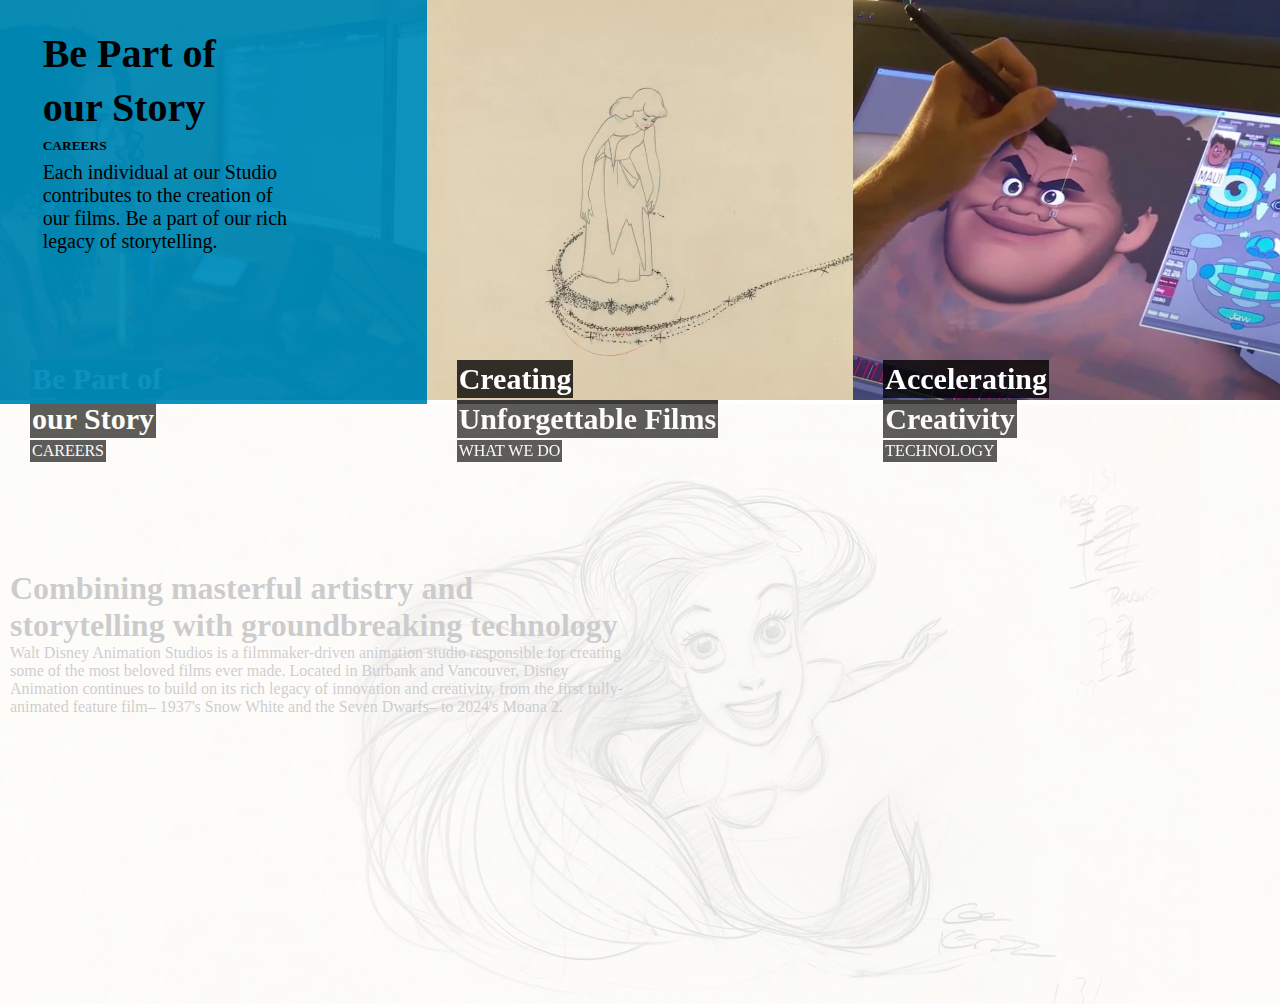
<file: index.html>
<!DOCTYPE html>
<html lang="en">

<head>
    <meta charset="UTF-8">
    <meta name="viewport" content="width=device-width, initial-scale=1.0">
    <title>Animation</title>
    <style>
          * {
        box-sizing: border-box;
        padding: 0;
        margin: 0;
    }
    



/* container of grid 3 image */
    .content img {object-fit: cover;
        width: 100%;
        height: 400px;
    }

    video {
        object-fit: cover;
        height: 99%;
        width: 100%;
    }

    .container {
        display: grid;
        grid-template-columns: repeat(3, 1fr);
    }

    /* .content-info {
    position: absolute;
    left: 0;
    right: 0;
    bottom: 20px;
    display: flex;
    padding: 0  30px;
    align-items: center;
} */
    .content-info {
        position: absolute;
        /* left: 0; */
        /* right: 0; */
        top: 40%;
        display: flex;
        padding: 0 30px;
        align-items: flex-start;
        flex-direction: column;
        gap: 2px;
    }


    .content-info h1 {
        font-size: 30px;
        padding: 2px;
        color: white;
        background-color: #000000c7;
    }

    .content-info p {
        padding: 2px;
        color: white;
        background-color: #000000c7;
    }

    .overlay {
        position: relative;
        bottom: 100%;
        left: 0;
        right: 0;
        background-color: #008cbaf2;
        overflow: hidden;
        width: 100%;
        height: 0;
        transition: .5s ease;
    }

    .content:hover .overlay {
        height: 100%;
    }



    .overlay1 {
        position: relative;
        bottom: 100%;
        left: 0;
        right: 0;
        background-color: #dd543be8;
        overflow: hidden;
        width: 100%;
        height: 0;
        transition: .5s ease;
    }

    .content:hover .overlay1 {
        height: 100%;
    }

    .overlay2 {
        position: relative;
        bottom: 100%;
        left: 0;
        right: 0;
        background-color: #855db3;
        overflow: hidden;
        width: 100%;
        height: 0;
        transition: .5s ease;
    }

    .content:hover .overlay2 {
        height: 100%;
    }

    .text {
        color: white;
        font-size: 20px;
        position: absolute;
        top: 35%;
        left: 40%;
        -webkit-transform: translate(-50%, -50%);
        -ms-transform: translate(-50%, -50%);
        transform: translate(-50%, -50%);
        /* text-align: center; */
        display: flex;
        align-items: flex-start;
        flex-direction: column;
        gap: 7px;
    }
    .text h1,h6,p{color: black;}
        /* .container {
            position: relative;
            width: 50%;
        }

        .image {
            display: block;
            width: 100%;
            height: auto;
        } */

        /* .image-h-img-1{
    background-image: url(image/H-img-1.webp);
    display: block;
  width: 100%;
  height: auto;
} */


        /* .overlay {
            position: absolute;
            bottom: 0;
            left: 0;
            right: 0;
            background-color: #008CBA;
            overflow: hidden;
            width: 100%;
            height: 0;
            transition: .5s ease;
        }

        .container:hover .overlay {
            height: 100%;
        }

        .text {
            color: white;
            font-size: 20px;
            position: absolute;
            top: 50%;
            left: 50%;
            -webkit-transform: translate(-50%, -50%);
            -ms-transform: translate(-50%, -50%);
            transform: translate(-50%, -50%);
            text-align: center;
        } */

        /* arieal-bg-work */
        .bg-image-1 {
            background-image: url(image/bg-ariel_sketches_2.webp);
            height: 600px;
            opacity: 0.2;
            /* transform: translate(0px,0px); */
        }

        .ariel-content {
            width: 50%;
            padding: 13% 10px;
        }

        .ariel-content h1 {
            color: black !important;
        }

        .ariel-content p {
            color: black !important;
        }
    </style>
</head>

<body>
    <section>
        <div class="container">
            <div class="content">
                <img  src="image/H-img-1.webp" alt="">
                <div class="content-info">
                    <h1>Be Part of</h1>
                    <h1>our Story</h1>
                    <p>CAREERS</p>
                </div>
                <div class="overlay">
                    <div class="text">
                        <h1>Be Part of</h1>
                        <h1>our Story</h1>
                        <h6>CAREERS</h6>
                        <p>Each individual at our Studio contributes to the creation of our films. Be a part of our rich
                            legacy of storytelling.</p>
                    </div>
                </div>
            </div>
            <div class="content">
                <video autoplay muted loop>
                    <source src="/image/video-cind.mp4">
                </video>
                <div class="content-info">
                    <h1>Creating</h1>
                    <h1>Unforgettable Films </h1>
                    <p>WHAT WE DO</p>
                </div>
                <div class="overlay1">
                    <div class="text">
                        <h1>Creating</h1>
                        <h1>Unforgettable Films </h1>
                        <h6>WHAT WE DO</h6>
                        <p>Our films combine masterful artistry and storytelling with groundbreaking technology.</p>
                    </div>
                </div>

            </div>
            <div class="content">
                <!-- <div class="overlay1">
                    <div class="text">Hello World</div>
                </div> -->
                <img src="image/H-img-3.webp" alt="">
                <div class="content-info">
                    <h1>Accelerating</h1>
                    <h1>Creativity</h1>
                    <p>TECHNOLOGY</p>
                </div>
                <div class="overlay2">
                    <div class="text">
                        <h1>Accelerating</h1>
                        <h1>Creativity</h1>
                        <h6>TECHNOLOGY</h6>
                        <p>Our technologists and artists work together to advance the art and science of animation and
                            shape the future of animated storytelling.</p>
                    </div>
                </div>
            </div>
        </div>
    </section>
    <!-- <div class="container">
        <h1>hijhihij</h1>
      <div class="overlay">
        <div class="text">Hello World</div>
      </div>
    </div>
    <div class="container">
        <h1>hijhihij</h1>
      <div class="overlay">
        <div class="text">Hello World</div>
      </div>
    </div>
    <div class="container">
        <h1>hijhihij</h1>
      <div class="overlay">
        <div class="text">Hello World</div>
      </div>
    </div> -->
    <div class="bg-image-1">
        <div class="ariel-content">
            <h1>Combining masterful artistry and storytelling with groundbreaking technology</h1>
            <p>Walt Disney Animation Studios is a filmmaker-driven animation studio responsible for creating some of the
                most beloved films ever made. Located in Burbank and Vancouver, Disney Animation continues to build on
                its rich legacy of innovation and creativity, from the first fully-animated feature film– 1937's Snow
                White and the Seven Dwarfs– to 2024's Moana 2.</p>
        </div>
    </div>
</body>

</html>
</file>
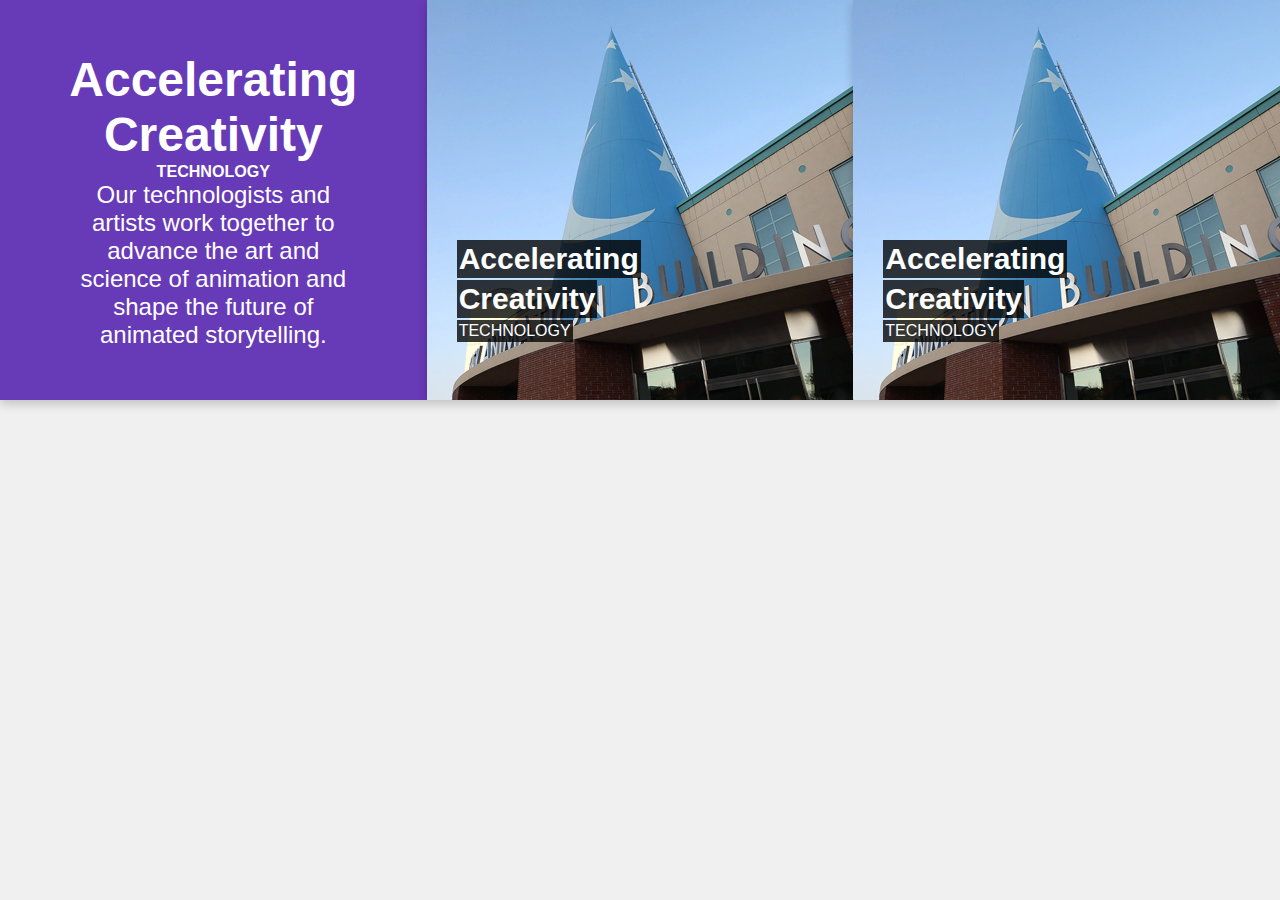
<file: grid-1.html>
<!DOCTYPE html>
<html lang="en">

<head>
    <meta charset="UTF-8">
    <meta name="viewport" content="width=device-width, initial-scale=1.0">
    <title>Hover Effect with Background Color</title>
    <style>
        *{
            margin: 0;
            padding: 0;
            box-sizing: border-box;
        }
        /* Basic layout and centering */
        body {
            font-family: Arial, sans-serif;
            /* display: flex;
            justify-content: center;
            align-items: center; */
            height: 100vh;
            margin: 0;
            background-color: #f0f0f0;
        }

        .image-container {
            position: relative;
            width: 100%;
            height: 400px;
            overflow: hidden;
            box-shadow: 0 4px 10px rgba(0, 0, 0, 0.2);
            cursor: pointer;
            background-color: transparent;
            /* Initial background */
            transition: background-color 0.3s ease;
            /* Smooth background transition */
        }

        /* Image styles */
        .image-container img {
            width: 100%;
            height: 100%;
            object-fit: cover;
            /* transition: transform 0.3s ease; */
        }

        /* Initial state of content */
         .content {
            /* position: absolute;
            top: 50%;
            left: 50%;
            transform: translate(-50%, -50%);
            color: white;
            font-size: 24px;
            text-align: center;
            opacity: 1;
            transition: opacity 0.3s ease; */


            position: absolute;
        /* left: 0; */
        /* right: 0; */
        top: 60%;
        display: flex;
        padding: 0 30px;
        align-items: flex-start;
        flex-direction: column;
        gap: 2px;

        }
        .content h1 {
        font-size: 30px;
        padding: 2px;
        color: white;
        background-color: #000000c7;
    }
    .content p {
        font-size: 16px;
        padding: 2px;
        color: white;
        background-color: #000000c7;
    }

        /* Second content that will show on hover */
         .hover-content {
            position: absolute;
            top: 50%;
            left: 50%;
            transform: translate(-50%, -50%);
            color: white;
            font-size: 24px;
            text-align: center;
            opacity: 0;
            transition: opacity 0.3s ease;
        }

        /* Hover effect: Hide initial content, show the hover content, and change background */
        .image-container:hover .content {
            opacity: 0;
        }

        .image-container:hover .hover-content {
            opacity: 1;
        }

        /* Change background color on hover */
        .image-container:hover {
            background-color: gray;
                /* Add a dark semi-transparent background */
       
            }
       
    

        /* Zoom effect on image */
        .image-container:hover img {
            /* transform: scale(1.1); */
            /* Zoom in the image */
          
          
            background-color: #673AB7;
            padding: 100%;
            height: 100%;
            width: 100%;
           
        }
        .grid-container{
            display: grid;
            grid-template-columns: repeat(3,1fr);
        }
    </style>
</head>

<body>
    <div class="grid-container">
        <div class="image-container">
            <img src="image/hd-img1.webp" alt="Image">
            <div class="content">
                <h1>Accelerating</h1>
                <h1>Creativity</h1>
                <p>TECHNOLOGY</p>
            </div>
            <div class="hover-content">
                <h1>Accelerating</h1>
                        <h1>Creativity</h1>
                        <h6>TECHNOLOGY</h6>
                        <p>Our technologists and artists work together to advance the art and science of animation and
                            shape the future of animated storytelling.</p>
                  
            </div>
        </div>
        <div class="image-container">
            <img src="image/hd-img1.webp" alt="Image">
            <div class="content" >
                <h1>Accelerating</h1>
                <h1>Creativity</h1>
                <p>TECHNOLOGY</p>
            </div>
            <div class="hover-content">
                <h1>Creativity</h1>
                <h6>TECHNOLOGY</h6>
                <p>Our technologists and artists work together to advance the art and science of animation and
                    shape the future of animated storytelling.</p>
          
            </div>
        </div>
        <div class="image-container">
            <img src="image/hd-img1.webp" alt="Image">
            <div class="content">
                <h1>Accelerating</h1>
                <h1>Creativity</h1>
                <p>TECHNOLOGY</p>
            </div>
            <div class="hover-content">
                <h1>Creativity</h1>
                <h6>TECHNOLOGY</h6>
                <p>Our technologists and artists work together to advance the art and science of animation and
                    shape the future of animated storytelling.</p>
          
            </div>
        </div>
    </div>
</body>

</html>
</file>
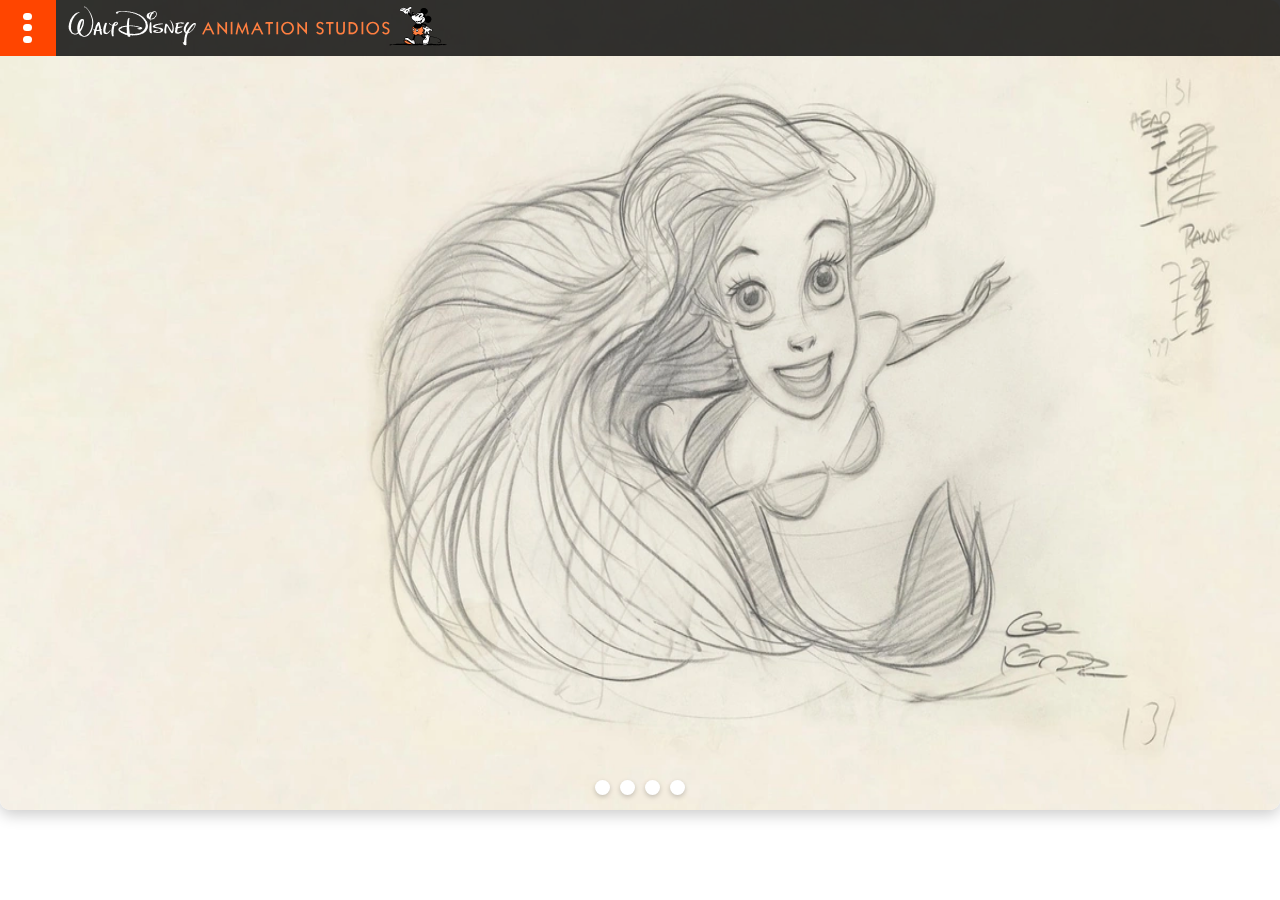
<file: hambur.html>
<!DOCTYPE html>
<html lang="en">

<head>
  <meta charset="UTF-8">
  <meta name="viewport" content="width=device-width, initial-scale=1.0">
  <title>Hamburger Menu with Grid</title>
  <style>
    /* General Styles */
    body {
      margin: 0;
      padding: 0;
      font-family: Arial, sans-serif;
    }

    video {
      width: 100%;
      height: 600px;

    }

    /* Header */
    .header {
      display: flex;
      /* justify-content: space-between; */
      gap: 1%;
      align-items: center;
      background: rgba(0, 0, 0, 0.8);
      color: white;
      position: fixed;
      top: 0;
      width: 100%;
      z-index: 10;
    }

    .logo img {
      height: 40px;
    }

    /* Hamburger Button */
    .menu-toggle {
      display: none;
    }

    .hamburger {
      background-color: orangered;
      padding: 1%;
      width: 30px;
      height: 30px;
      display: flex;
      flex-direction: column;
      justify-content: space-between;
      cursor: pointer;
      align-items: center;
    }

    .hamburger span {
      display: block;
      height: 7px;
      width: 30%;
      background: white;
      border-radius: 50px;
    }



    /* Fullscreen Menu Overlay */
    .menu-overlay {
      padding: 66px 0px;
      position: fixed;
      top: 0;
      left: 0;
      width: 34%;
      height: 100%;
      background: #272727;
      /* display: grid;
            grid-template-rows: auto 1fr auto; */
      display: flex;
      flex-direction: column;
      align-items: flex-start;
      justify-items: space-between;
      opacity: 0;
      visibility: hidden;
      transition: all 0.3s ease;
      z-index: 5;
    }

    .menu-toggle:checked~.menu-overlay {
      opacity: 1;
      visibility: visible;
    }

    /* Menu Links */
    .menu-overlay ul {
      list-style: none;
      padding: 0;
      margin: 0;
      display: grid;
      gap: 20px;
      text-align: center;
    }

    .menu-overlay ul li {
      font-size: 24px;
    }

    .menu-overlay ul li a {
      color: white;
      text-decoration: none;
      transition: color 0.3s ease;
    }

    .menu-overlay ul li a:hover {
      color: #ff6f61;
    }

    /* Footer Icons */
    /* .footer {
            display: flex;
            justify-content: center;
            gap: 20px;
        }

        .footer a {
            color: white;
            font-size: 24px;
            text-decoration: none;
            transition: color 0.3s ease;
        }

        .footer a:hover {
            color: #ff6f61;
        } */

    /* Close Button */
    .close-btn {
      position: absolute;
      top: 20px;
      right: 20px;
      font-size: 30px;
      color: white;
      cursor: pointer;
      text-decoration: none;
    }

    .close-btn:hover {
      color: #ff6f61;
    }

    .n-h1,
    .n-h2,
    .n-h3,
    .n-h4 {
      margin: 0;
      width: 100%;
      height: 70px;
    }

    .n-h1:hover {
      color: black;
      background-color: #F3783B;
      font-family: "rockwell", serif;
    }

    .n-h2:hover {

      background-color: #dd543b;
    }

    .n-h3:hover {

      background-color: #65B2E8;
    }

    .n-h4:hover {

      background-color: #855db3;
      color: black;
    }

    a {
      text-decoration: none;
      color: white;
    }



    .n-i-img img {
      background: #343434;
      height: 34px;
      border-radius: 59px;
    }

    .n-i-img img:hover {
      background-color: #f3783b;
    }

    .n-i-img {
      display: flex;
      gap: 10px;
      align-items: center;
    }

    .n-p {
      color: white;
      font-size: 20px;
    }

    .home-page-bg-img {
      height: 613px;
      width: 100%;
    }


    /* slider up the four image */

    .slider {
      position: relative;
      width: 100%;
      /* max-width: 600px; */
      overflow: hidden;
      border-radius: 10px;
      box-shadow: 0 5px 15px rgba(0, 0, 0, 0.2);
    }

    .slides {
      display: flex;
      transition: transform 0.5s ease-in-out;
    }

    .slide {
      width: 100%;
      flex-shrink: 0;
    }

    .slide img {
      width: 100%;
      display: block;
      height: 90vh;
    }

    /* Set initial state */
    .slider .slides {
      transform: translateX(0);
    }

    /* Navigate based on :target */
    #slide2:target~.slides {
      transform: translateX(-100%);
    }

    #slide3:target~.slides {
      transform: translateX(-200%);
    }

    #slide4:target~.slides {
      transform: translateX(-300%);
    }
    .anime {
      margin: 19px;}

    /* Navigation dots */
    .navigation {
      position: absolute;
      bottom: 15px;
      left: 50%;
      transform: translateX(-50%);
      display: flex;
      gap: 10px;
    }

    .navigation a {
      width: 15px;
      height: 15px;
      border-radius: 50%;
      background-color: #fff;
      text-decoration: none;
      cursor: pointer;
      box-shadow: 0 2px 5px rgba(0, 0, 0, 0.2);
      display: block;
    }

    .link {
      width: 100%;
      display: flex;
      flex-direction: column;
      justify-content: space-around;
    }

    #slide1:target~.navigation a:nth-child(1),
    #slide2:target~.navigation a:nth-child(2),
    #slide3:target~.navigation a:nth-child(3),
    #slide4:target~.navigation a:nth-child(4) {
      background-color: #333;
    }

    @media screen and (min-width:1400px)  {
      .menu-overlay {
        height: 88%;
        justify-content: space-between;
      }
      .link {
        padding: 34px 0px;
    }}

    @media (max-width: 768px) {
      .slide img {
        height: 70vh;
        /* Reduce height for smaller screens */
      }
    }

    @media (max-width: 480px) {
      .slide img {
        height: 60vh;
        /* Further reduce height for very small screens */
      }

      .navigation a {
        width: 10px;
        height: 10px;
        /* Smaller dots for small screens */
      }
    }
  </style>
</head>

<body>
  <header class="header">
    <label for="menu-toggle" class="hamburger">
      <span></span>
      <span></span>
      <span></span>
    </label>

    <div class="logo">
      <img src="image/disneylogo3 (1).svg" alt="Logo">
    </div>
  </header>

  <input type="checkbox" id="menu-toggle" class="menu-toggle">
  <div class="menu-overlay">
    <div class="link">
      <h1 class="n-h1"><a href="home">Home</a></h1>
      <h1 class="n-h2"><a href="home">Home</a></h1>
      <h1 class="n-h3"><a href="home">Home</a></h1>
      <h1 class="n-h4"><a href="home">Home</a></h1>
    </div>
    <div class="anime">
      <p class="n-p">DISNEY ANIMATION</p>
      <div class="n-i-img">

        <img src="image/facebook-icon.svg" alt="">
        <img src="image/twitter-icon.svg" alt="">
        <img src="image/youtube-icon.svg" alt="">
        <img src="image/instagram-icon.svg" alt="">
        <img src="image/tiktok-icon.svg" alt="">
      </div>
      <p class="n-p">DISNEY ANIMATION CAREERS</p>
      <div class="n-i-img">

        <img src="image/facebook-icon.svg" alt="">
        <img src="image/instagram-icon.svg" alt="">
        <img src="image/linkedin-icon.svg" alt="">
      </div>
    </div>
  </div>
  <!-- <div class="background-mona-img">
        <img  class="home-page-bg-img"
        src="image/m.webp" alt="">
    </div> -->


  <!-- <div class="hero" id>
        <video src="image/video-1.mp4" controls autoplay muted></video>
    </div> -->


  <!-- <div class="slider">
        <!-- Radio inputs for navigation  
       <input type="radio" name="slider" id="slide1" checked>
       <input type="radio" name="slider" id="slide2">
       <input type="radio" name="slider" id="slide3">
       <input type="radio" name="slider" id="slide4"> 
    -->
  <!-- Slide container -->
  <!-- <div class="slides">
         <div class="slide"><img src="image/bg-ariel_sketches_2.webp" alt="Slide 1"></div>
         <div class="slide"><img src="image/bg-24-iwaju.webp" alt="Slide 2"></div>
         <div class="slide"><img src="image/bg-OnceUponAStudio.webp"alt="Slide 3"></div>
         <div class="slide"><img src="image/bg-wish.webp" alt="Slide 4"></div>
       </div>
    -->
  <!-- Navigation dots -->
  <!-- <div class="navigation">
         <label for="slide1"></label>
         <label for="slide2"></label>
         <label for="slide3"></label>
         <label for="slide4"></label>
       </div>
     </div> -->
  <div class="slider">
    <!-- Anchors for navigation -->
    <div id="slide1"></div>
    <div id="slide2"></div>
    <div id="slide3"></div>
    <div id="slide4"></div>

    <!-- Slide container -->
    <div class="slides">
      <div class="slide"><img src="image/bg-ariel_sketches_2.webp" alt="Slide 1"></div>
      <div class="slide"><img src="image/bg-24-iwaju.webp" alt="Slide 2"></div>
      <div class="slide"><img src="image/bg-OnceUponAStudio.webp" alt="Slide 3"></div>
      <div class="slide"><img src="image/bg-wish.webp" alt="Slide 4"></div>
    </div>

    <!-- Navigation dots -->
    <div class="navigation">
      <a href="#slide1"></a>
      <a href="#slide2"></a>
      <a href="#slide3"></a>
      <a href="#slide4"></a>
    </div>
  </div>
</body>

</html>
</file>
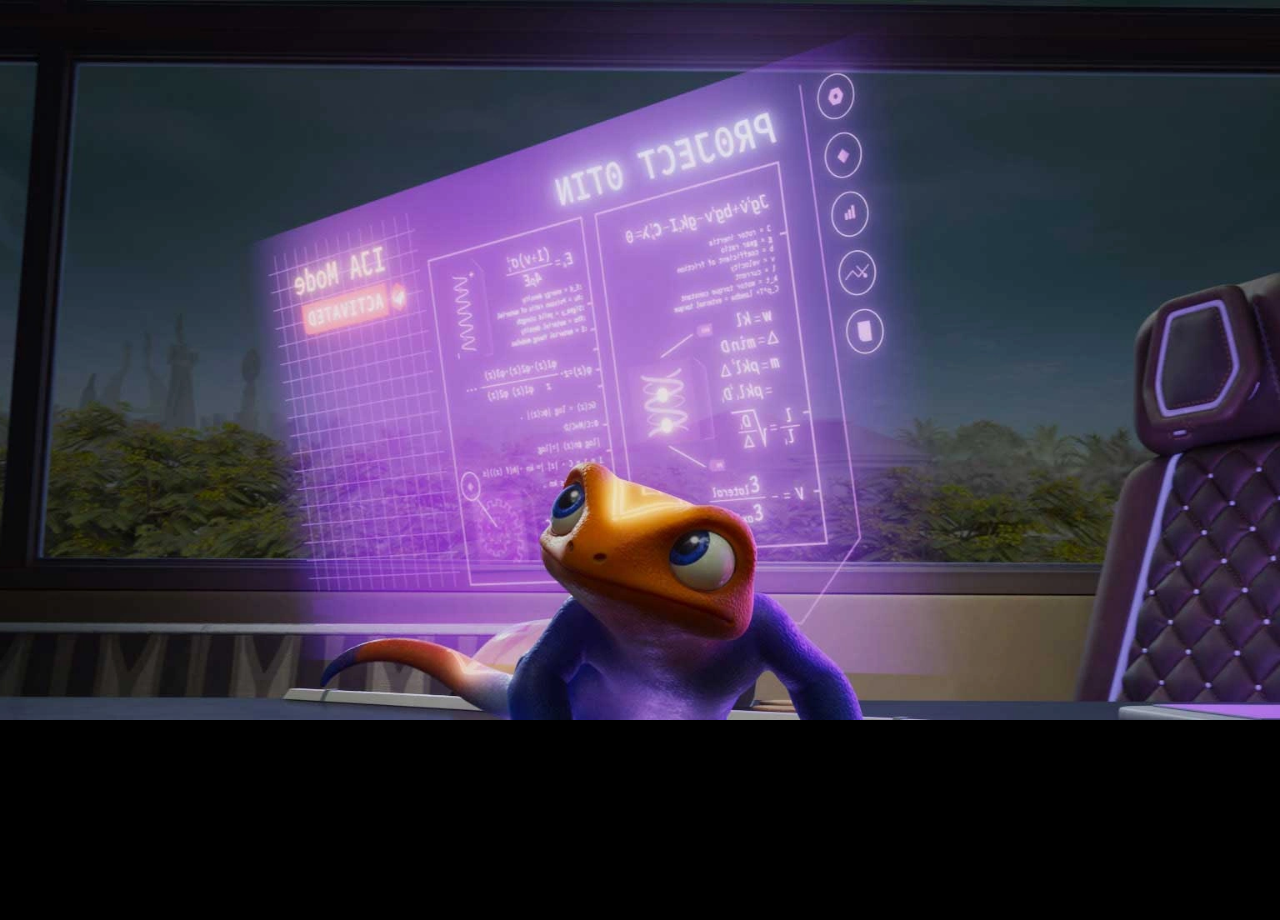
<file: index1.html>
<!DOCTYPE html>
<html lang="en">

<head>
  <meta charset="UTF-8">
  <meta name="viewport" content="width=device-width, initial-scale=1.0">
  <title>Disney Animation Slider</title>
  <style>
    /* General Styles */
    body {
      margin: 0;
      font-family: Arial, sans-serif;
      background-color: #000;
    }

    /* Slider container */
    .slider {
      width: 100%;
      height: 80vh;
      overflow: hidden;
      position: relative;
    }

    /* Image container (to hold all images) */
    .slider .slides {
      display: flex;
      transition: transform 10s ease-in-out;
    }

    /* Each image */
    .slider .slides img {
      width: 100%;
      height: 100vh;
      object-fit: cover;
    }

    /* Add more images and make them scroll automatically */
    @keyframes slideAnimation {
      0% {
        transform: translateX(0);
      }

      25% {
        transform: translateX(-100%);
      }

      50% {
        transform: translateX(-200%);
      }

      75% {
        transform: translateX(-300%);
      }

      100% {
        transform: translateX(-400%);
      }
    }

    /* Applying the animation to the slide container */
    .slider .slides {
      animation: slideAnimation 15s infinite;
    }

   section{
    display: grid;
    grid-template-columns: 100px 100px;
    grid-template-rows:100px 100px ;
   }
  </style>
</head>

<body>

  <!-- Slider Section -->
  <div class="slider">
    <div class="slides">
      <img src="image/bg-24-iwaju.webp" alt="Image 1">
      <img src="image/bg-ariel_sketches_2.webp" alt="">
      <img src="image/bg-Moana2_Crew.webp" alt="Image 3">
      <img src="image/bg-OnceUponAStudio.webp" alt="Image 4">
      <img src="image/bg-wish.webp" alt="Image 5">
    </div>
  </div>
<section><div>1</div><div>3</div>
<div>2</div>
</section>

</body>

</html>
</file>
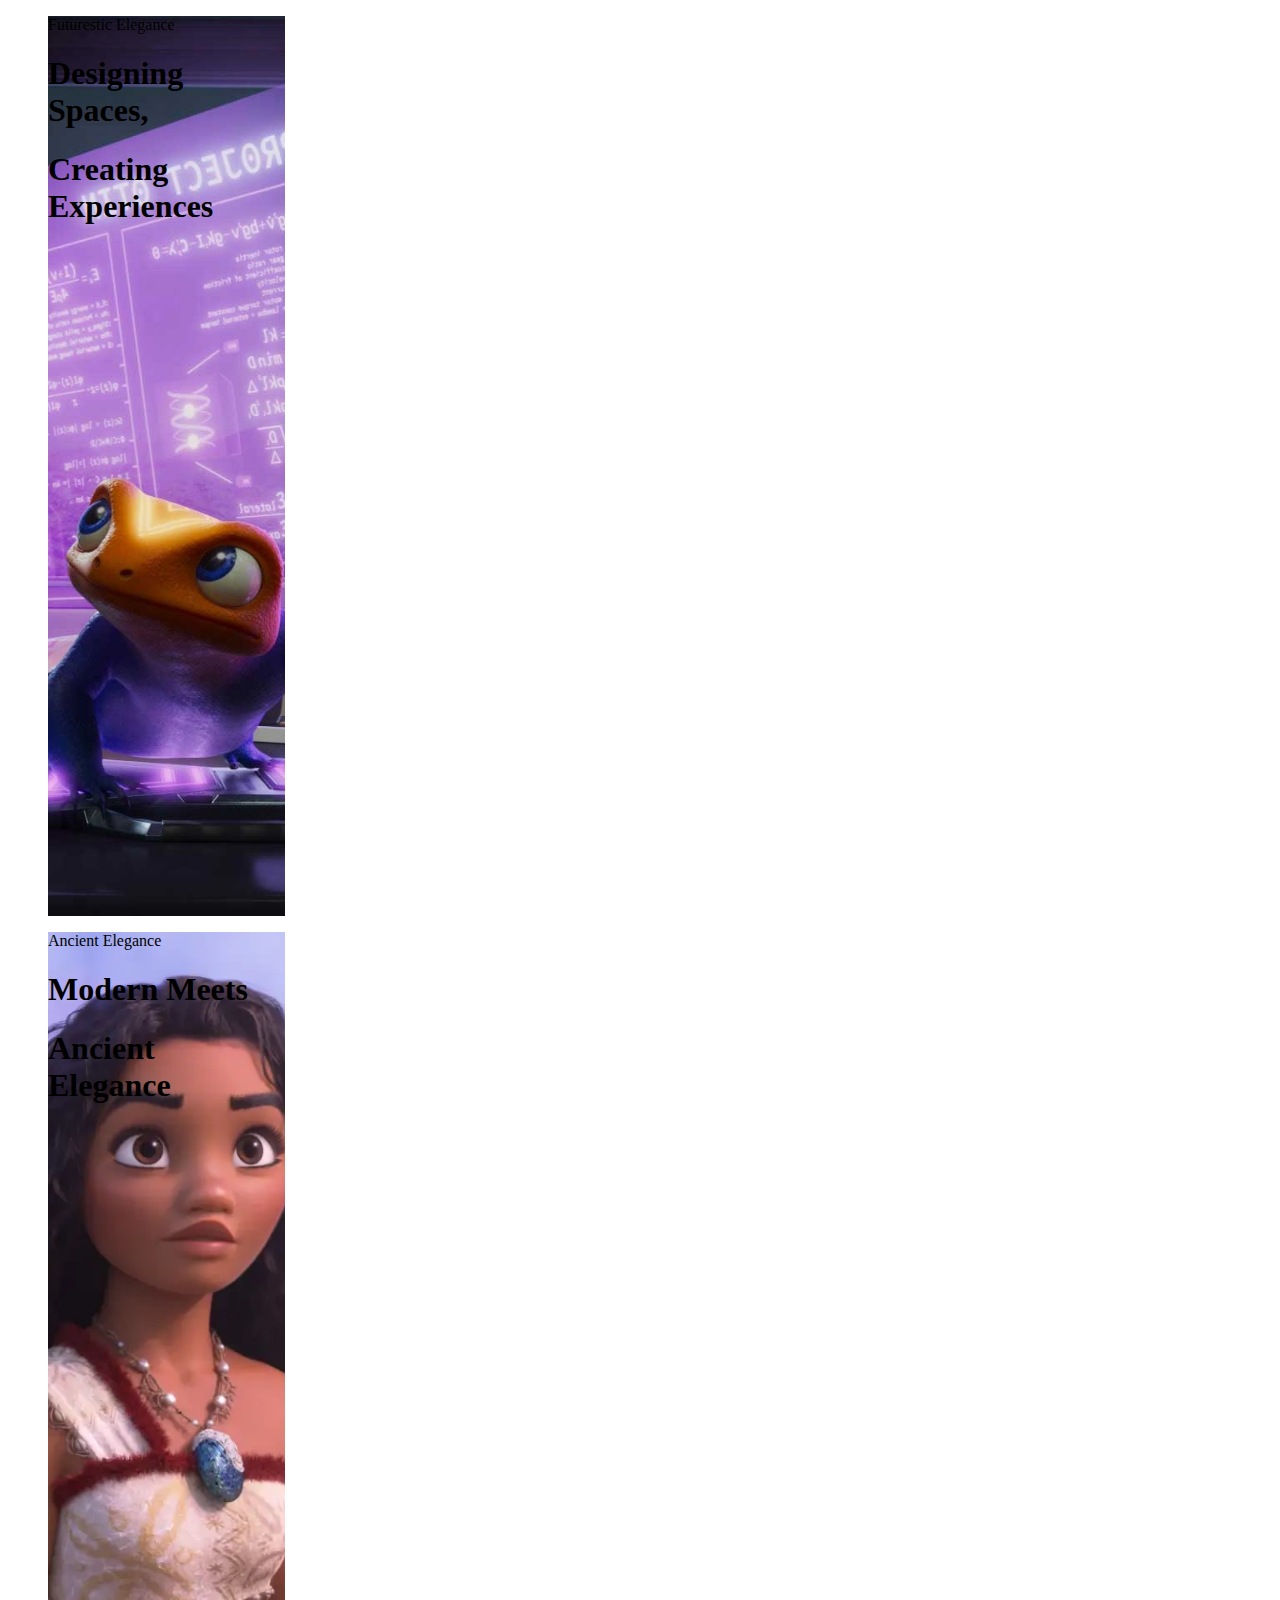
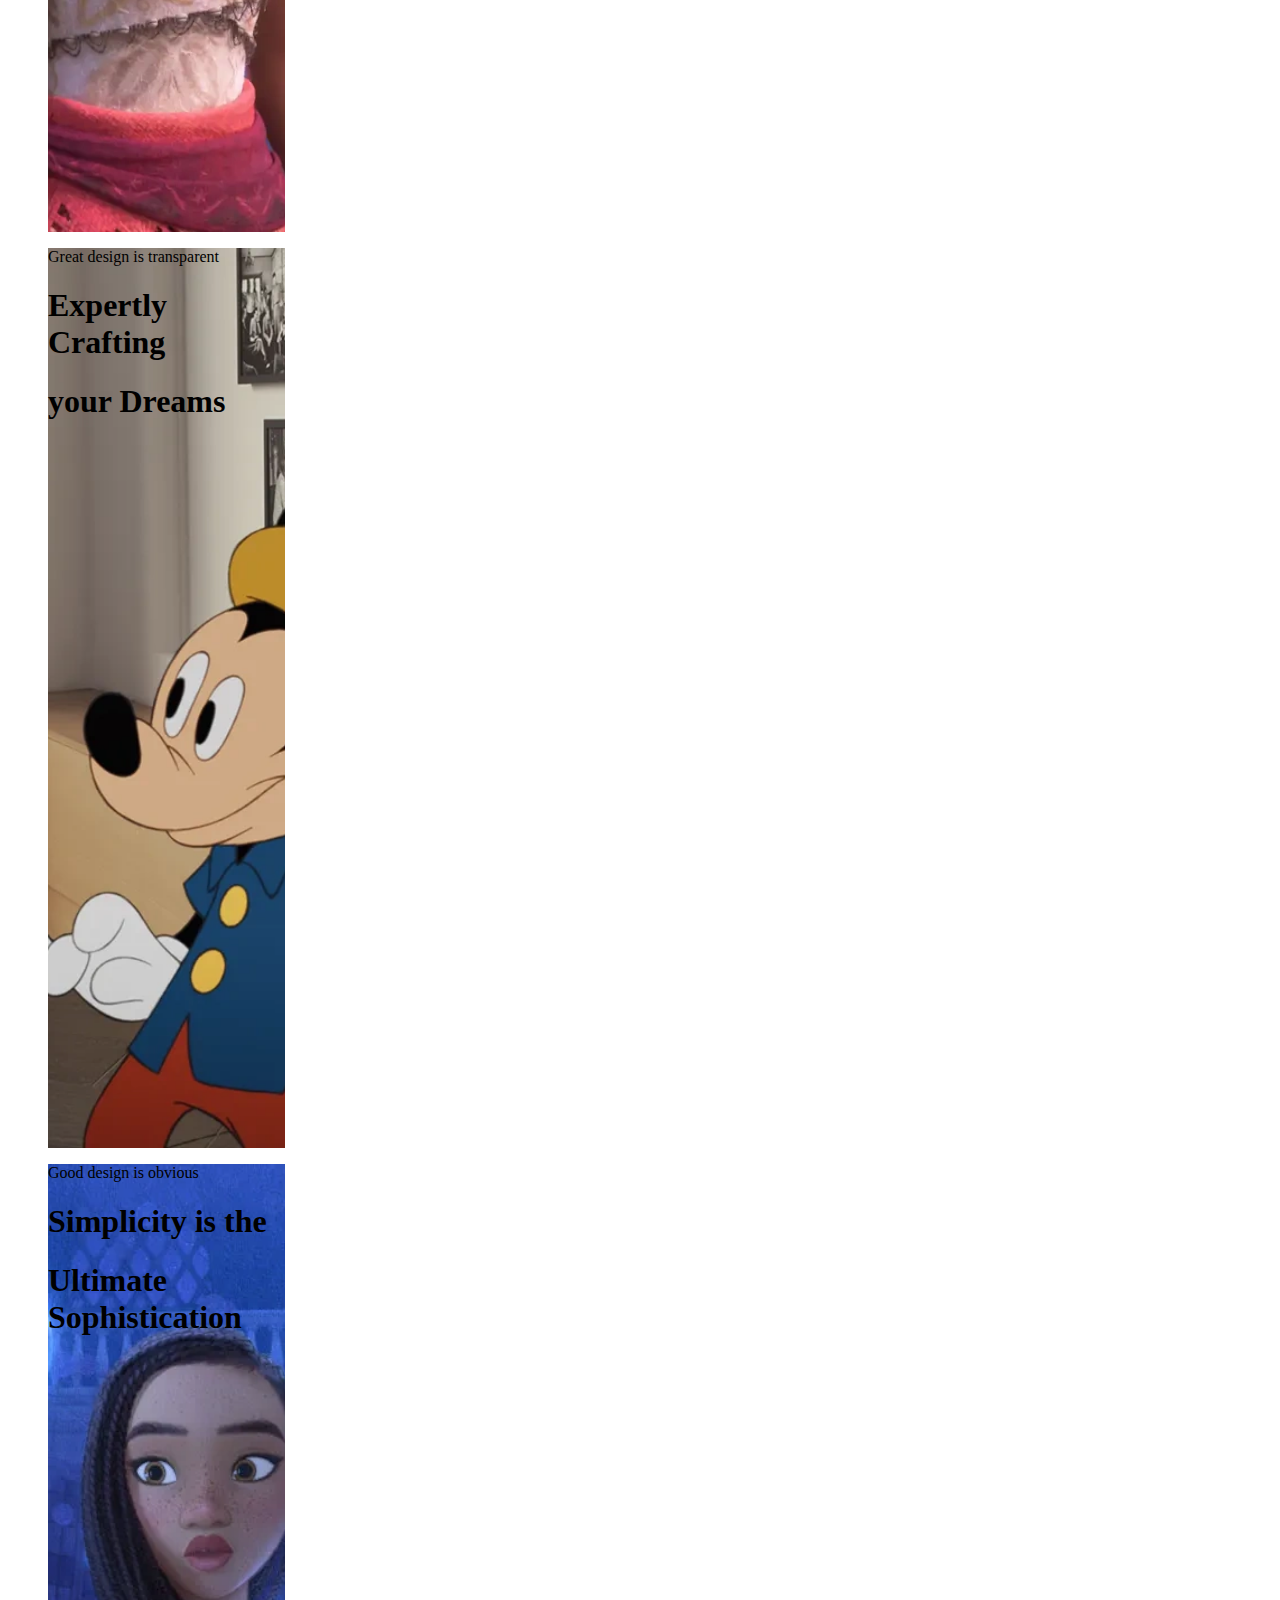
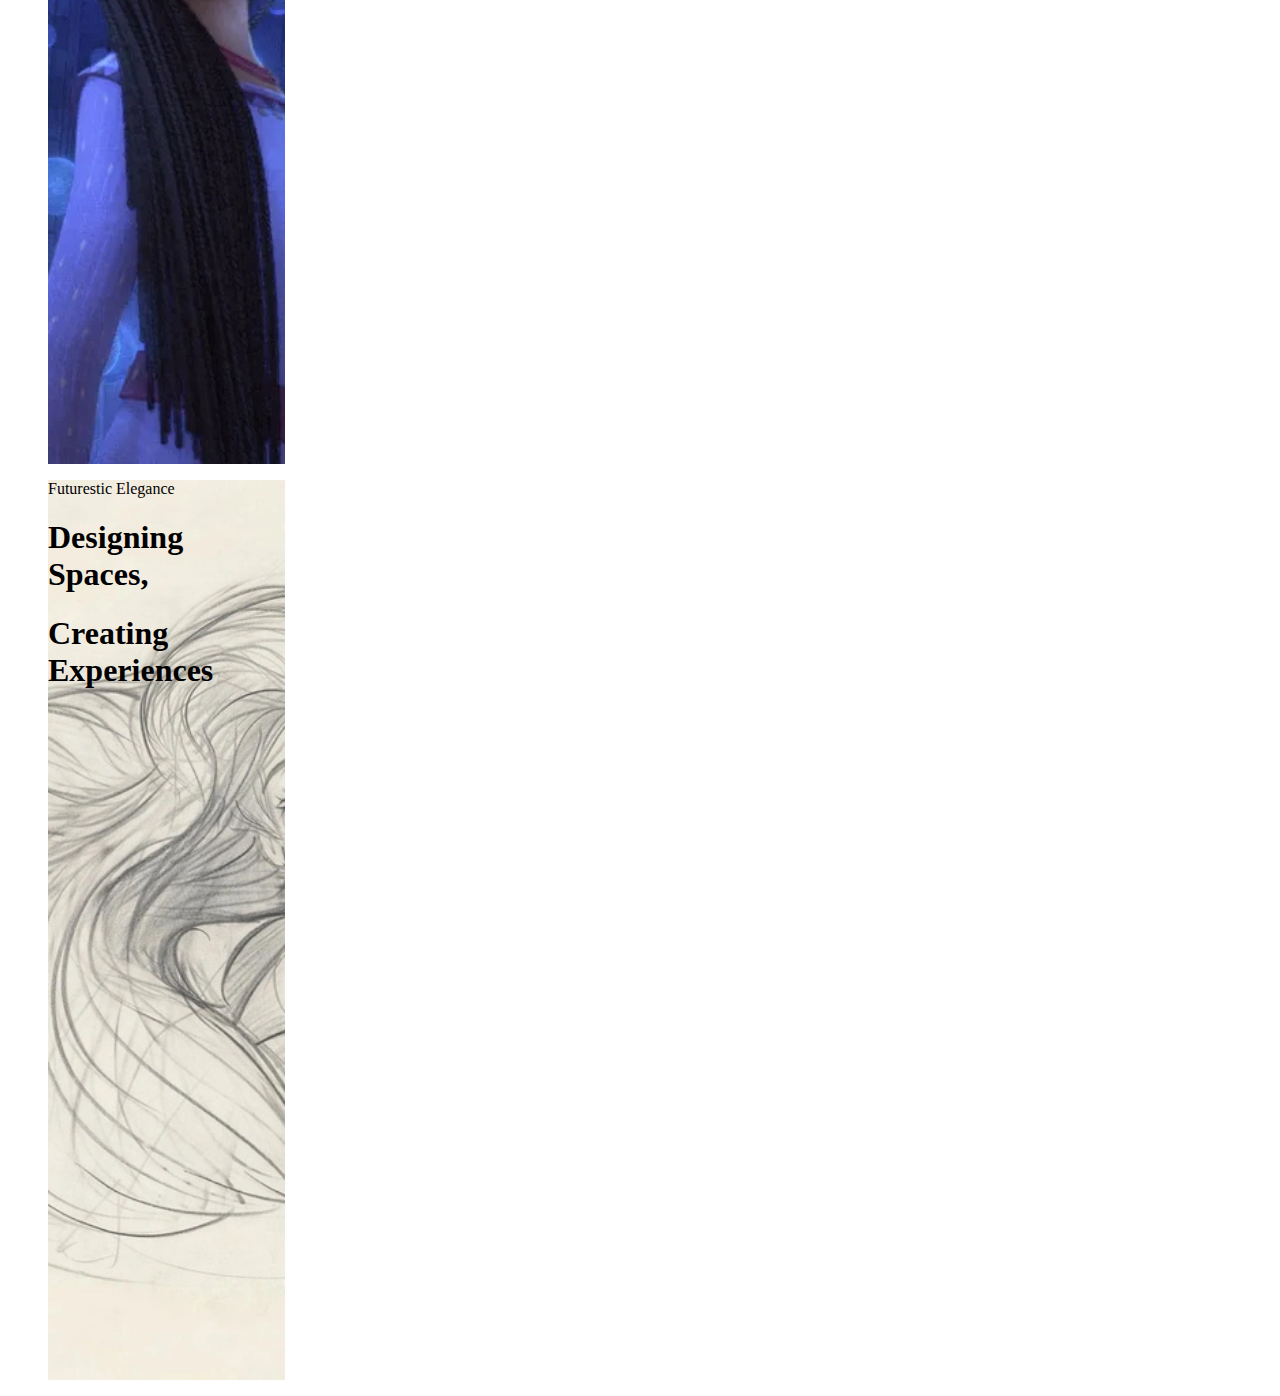
<file: slide.html>
<!DOCTYPE html>
<html lang="en">
<head>
    <meta charset="UTF-8">
    <meta name="viewport" content="width=device-width, initial-scale=1.0">
    <title>Document</title>
    <style>
         .slider {
            position: relative;
            width: 560px;
            height: 30rem;
            overflow: hidden;
        }

        .image {
            width: 20%;
            height: 100vh;
            background-size: cover;
            background-position: center;
        }

        #image1 {
            background-image: url('image/bg-24-iwaju.webp');
        }

        #image2 {
            background-image: url('image/bg-Moana2_Crew.webp');
        }

        #image3 {
            background-image: url('image/bg-OnceUponAStudio.webp');
        }

        #image4 {
            background-image: url('image/bg-wish.webp');
        }

        #image5 {
            background-image: url('image/bg-ariel_sketches_2.webp');
        }

        .slide {
            position: absolute;
            top: 0;
            left: 0;
            width: 100%;
            height: 100%;
            background-size: cover;
            background-position: center;
            opacity: 0;
            animation: slideAnimation 16s infinite;
        }

        #slide1 {
            background-image: url("image-blue-yellow.jpg");
            background-size: cover;
            background-position: center;
            animation-delay: 0s;
            width: 100%;
            height: 30rem;
            border-radius: 10px;
        }

        #slide2 {
            background-image: url("image-green.jpg");
            background-size: cover;
            background-position: center;
            animation-delay: 4s;
            width: 100%;
            height: 30rem;
            border-radius: 10px;
        }

        #slide3 {
            background-image: url("image-modern-bed2.jpg");
            background-size: cover;
            background-position: center;
            animation-delay: 8s;
            width: 100%;
            height: 30rem;
            border-radius: 10px;
        }

        #slide4 {
            background-image: url("image-kitchen2.jpg");
            background-size: cover;
            background-position: center;
            animation-delay: 12s;
            width: 100%;
            height: 30rem;
            border-radius: 10px;
        }

        @keyframes slideAnimation {
            0% {
                opacity: 0;
            }

            20% {
                opacity: 1;
            }

            25% {
                opacity: 1;
            }

            45% {
                opacity: 0;
            }

            100% {
                opacity: 0;
            }
        }

    </style>
</head>
<body>
    <div id="slider">
        <figure>
            <div class="image" id="image1">
                <div class="text">
                    <p>Futurestic Elegance</p>
                    <h1>Designing Spaces,</h1>
                    <h1>Creating Experiences</h1>
                </div>
            </div>
            <div class="image" id="image2">
                <div class="text">
                    <p>Ancient Elegance</p>
                    <h1>Modern Meets</h1>
                    <h1> Ancient Elegance</h1>
                </div>
            </div>
            <div class="image" id="image3">
                <div class="text">
                    <p>Great design is transparent</p>
                    <h1>Expertly Crafting</h1>
                    <h1>your Dreams</h1>
                </div>
            </div>
            <div class="image" id="image4">
                <div class="text">
                    <p>Good design is obvious</p>
                    <h1>Simplicity is the</h1>
                    <h1> Ultimate Sophistication</h1>
                </div>
            </div>
            <div class="image" id="image5">
                <div class="text">
                    <p>Futurestic Elegance</p>
                    <h1>Designing Spaces,</h1>
                    <h1>Creating Experiences</h1>
                </div>
            </div>
        </figure>
    </div>
</body>
</html>
</file>
